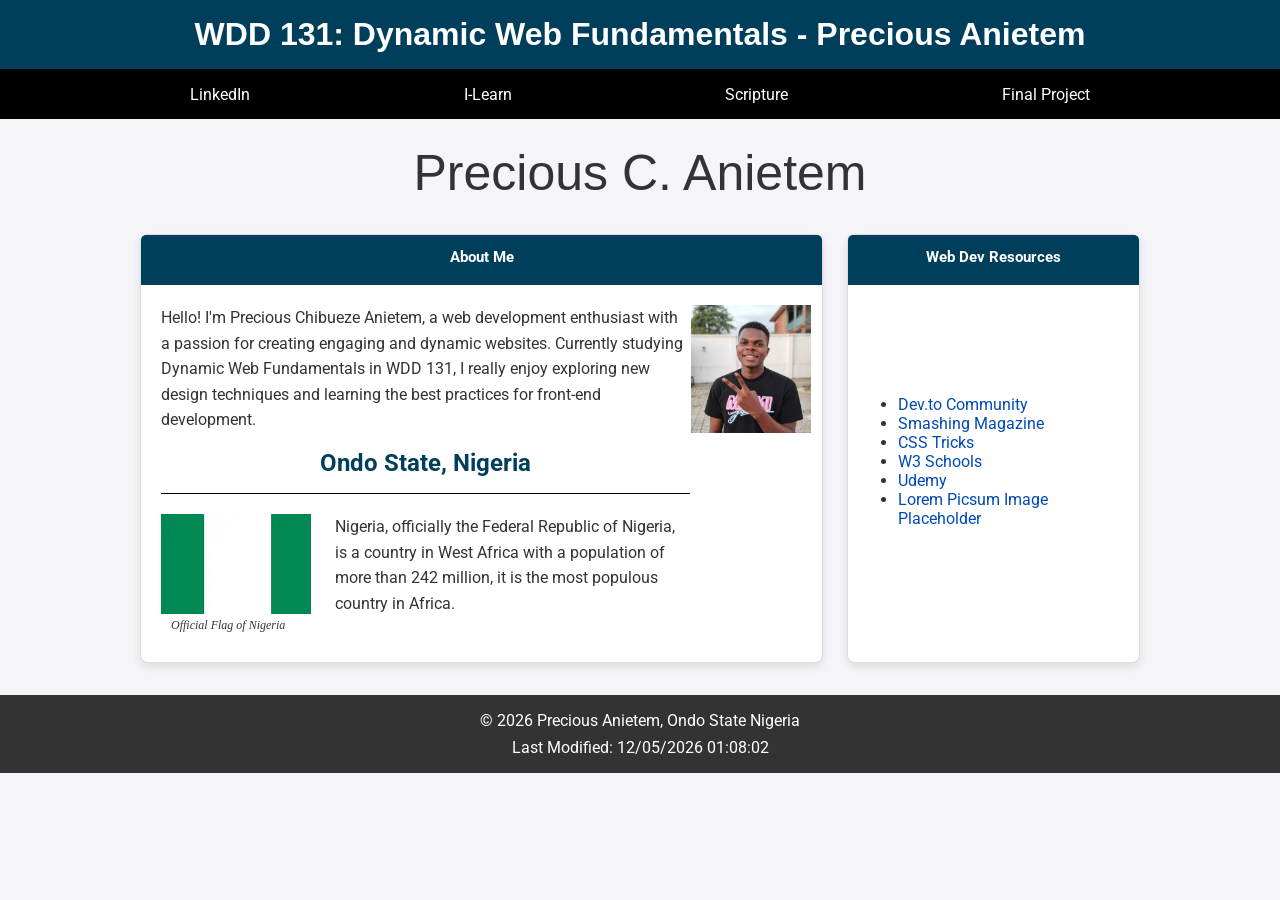
<file: index.html>
<!DOCTYPE html>
<html lang="en">

<head>
    <meta charset="UTF-8">
    <meta name="viewport" content="width=device-width, initial-scale=1.0">
    <title>WDD 131 - Dynamic Web Fundamentals - Precious Anietem</title>
    <meta name="description" content="WDD 131 - Dynamic Web Fundamentals, Precious Anietem, Web Fundamentals">
    <meta name="author" content="Precious Anietem">
    <link rel="preconnect" href="https://fonts.googleapis.com">
    <link rel="preconnect" href="https://fonts.gstatic.com" crossorigin>
    <link href="https://fonts.googleapis.com/css2?family=Roboto:wght@400;700&display=swap" rel="stylesheet">
    <link rel="stylesheet" href="styles/base.css">
    <link href="https://fonts.googleapis.com/css2?family=Roboto:wght@400;700&display=swap" rel="stylesheet">
    <script src="scripts/getdates.js" defer></script>
    <!-- Google Fonts example -->
</head>

<body>
    <header>
        <h1>
            <span id="course-title">WDD 131: Dynamic Web Fundamentals</span> - Precious Anietem
        </h1>
        <nav>
            <ul>
                <li><a href="https://www.linkedin.com/">LinkedIn</a></li>
                <li><a href="https://byui.instructure.com/">I-Learn</a></li>
                <li><a
                        href="https://www.churchofjesuschrist.org/study/scriptures/bofm/1-ne/3?lang=eng&id=p7#p7">Scripture</a>
                </li>
                <li><a href="#">Final Project</a></li>
            </ul>
        </nav>
    </header>
    <main>
        <div class="name">
            <p>Precious C. Anietem</p>
        </div>
        <div class="main">
            <section class="card">
                <div class="about">
                    <p>About Me</p>
                </div>
                <div class="box">
                    <div class="text">
                        <p>Hello! I'm Precious Chibueze Anietem, a web development enthusiast with a passion for
                            creating
                            engaging
                            and dynamic
                            websites. Currently studying Dynamic Web Fundamentals in WDD 131, I really enjoy exploring
                            new
                            design
                            techniques and learning the best practices for front-end development.</p>
                        <h2>Ondo State, Nigeria</h2>
                        <div class="city">
                            <figure class="img2">
                                <img src="images/nigeria-flag.webp" alt="Official Flag of Nigeria" width="150">
                                <figcaption>Official Flag of Nigeria</figcaption>
                            </figure>
                            <div class="cityp">
                                <p>Nigeria, officially the Federal Republic of Nigeria, is a country in West Africa with
                                    a
                                    population of more than 242 million, it is
                                    the
                                    most
                                    populous
                                    country in Africa.
                                </p>
                            </div>

                        </div>
                    </div>
                    <div class="img">
                        <img src="images/my-picture.jpg" alt="Photo of Precious Anietem" width="120">

                    </div>


                </div>


            </section>

            <section class="card card2">
                <div class="about">
                    <p>Web Dev Resources</p>
                </div>
                <div class="link">

                    <ul>
                        <li><a href="#">Dev.to Community</a></li>
                        <li><a href="#">Smashing Magazine</a></li>
                        <li><a href="#">CSS Tricks</a></li>
                        <li><a href="#">W3 Schools</a></li>
                        <li><a href="#">Udemy</a></li>
                        <li><a href="#">Lorem Picsum Image Placeholder</a></li>
                    </ul>

                </div>
            </section>

        </div>
    </main>

    <footer>
        <p>
            &copy; <span id="currentyear"></span> Precious Anietem, Ondo State Nigeria
        </p>
        <p id="lastModified"></p>
    </footer>
</body>

</html>
</file>
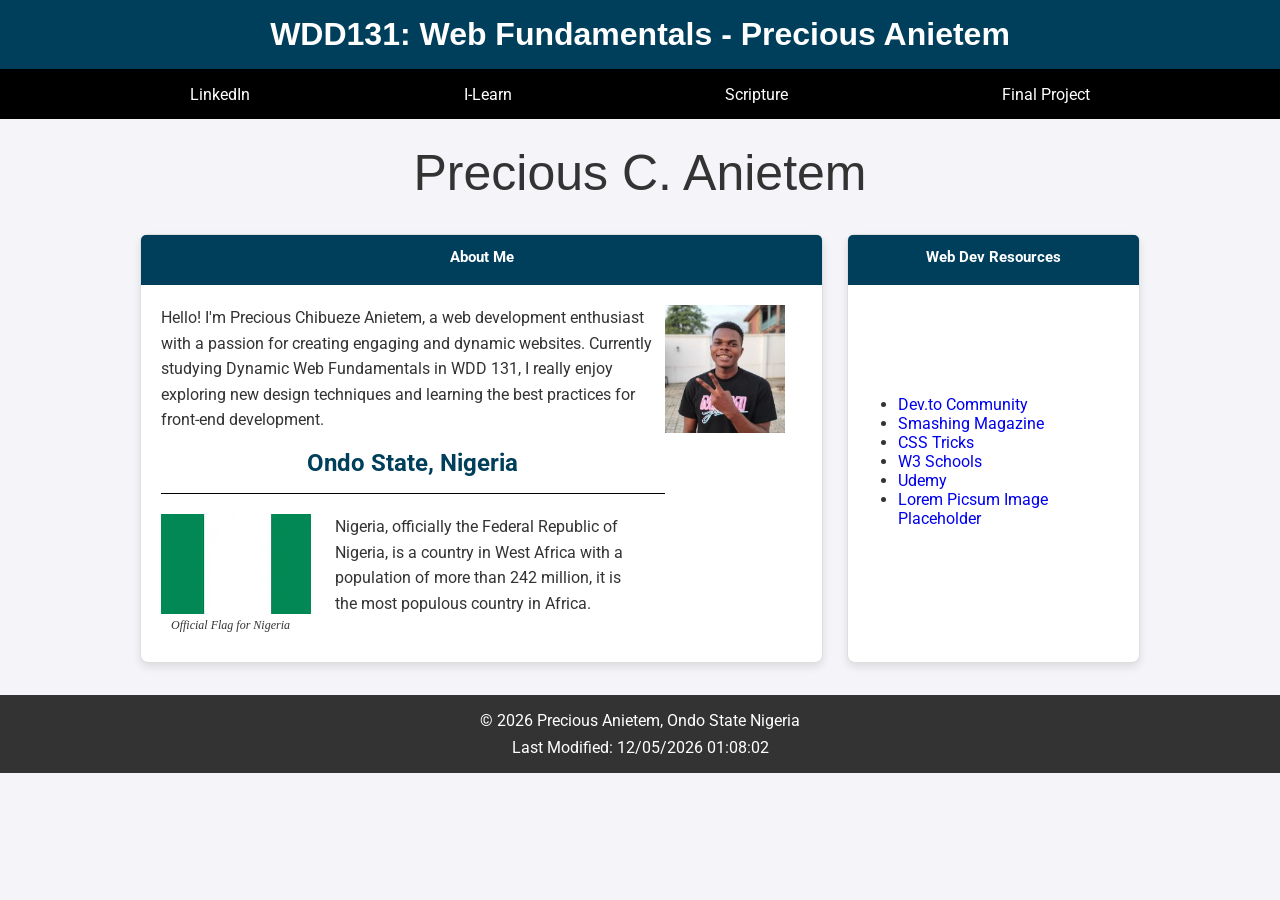
<file: week01/index.html>
<!DOCTYPE html>
<html lang="en">

<head>
    <meta charset="UTF-8">
    <meta name="viewport" content="width=device-width, initial-scale=1.0">
    <title>WDD 131 - Dynamic Web Fundamentals - Precious Anietem</title>
    <meta name="description" content="WDD 131 - Dynamic Web Fundamentals, Precious Anietem, Web Fundamentals">
    <meta name="author" content="Precious Anietem">
    <link rel="stylesheet" href="styless/base.css">
    <link href="https://fonts.googleapis.com/css2?family=Roboto:wght@400;700&display=swap" rel="stylesheet">
    <script src="scripts/getdates.js" defer></script>
    <!-- Google Fonts example -->
</head>

<body>
    <header>
        <h1>WDD131: Web Fundamentals - Precious Anietem</h1>
        <nav>
            <ul>
                <li><a href="https://www.linkedin.com/">LinkedIn</a></li>
                <li><a href="https://byui.instructure.com/">I-Learn</a></li>
                <li><a
                        href="https://www.churchofjesuschrist.org/study/scriptures/bofm/1-ne/3?lang=eng&id=p7#p7">Scripture</a>
                </li>
                <li><a href="#">Final Project</a></li>
            </ul>
        </nav>
    </header>
    <main>
        <div class="name">
            <p>Precious C. Anietem</p>
        </div>
        <div class="main">
            <section class="card">
                <div class="about">
                    <p>About Me</p>
                </div>
                <div class="box">
                    <div class="text">
                        <p>Hello! I'm Precious Chibueze Anietem, a web development enthusiast with a passion for
                            creating
                            engaging
                            and dynamic
                            websites. Currently studying Dynamic Web Fundamentals in WDD 131, I really enjoy exploring
                            new
                            design
                            techniques and learning the best practices for front-end development.</p>
                        <h2>Ondo State, Nigeria</h2>
                        <div class="city">
                            <div class="img2">
                                <img src="images/nigeria flag.webp" alt="Scenic view of Idanre Hills in Ondo State"
                                    width="150">
                                <figcaption>Official Flag for Nigeria</figcaption>
                            </div>
                            <div class="cityp">
                                <p>Nigeria, officially the Federal Republic of Nigeria, is a country in West Africa with
                                    a
                                    population of more than 242 million, it is
                                    the
                                    most
                                    populous
                                    country in Africa.
                                </p>
                            </div>

                            <p> </p>
                        </div>
                    </div>
                    <div class="img">
                        <img src="images/me.jpg" alt="Photo of Precious Anietem" width="120">

                    </div>


                </div>


            </section>

            <section class="card2">
                <div class="about">
                    <p>Web Dev Resources</p>
                </div>
                <div class="link">

                    <ul>
                        <li><a href="#">Dev.to Community</a></li>
                        <li><a href="#">Smashing Magazine</a></li>
                        <li><a href="#">CSS Tricks</a></li>
                        <li><a href="#">W3 Schools</a></li>
                        <li><a href="#">Udemy</a></li>
                        <li><a href="#">Lorem Picsum Image Placeholder</a></li>
                    </ul>

                </div>
            </section>

        </div>
    </main>

    <footer>
        <p>
            &copy; <span id="currentyear"></span> Precious Anietem, Ondo State Nigeria
        </p>
        <p id="lastModified"></p>
    </footer>
    <script src="scripts/getdates.js" defer></script>
</body>

</html>
</file>
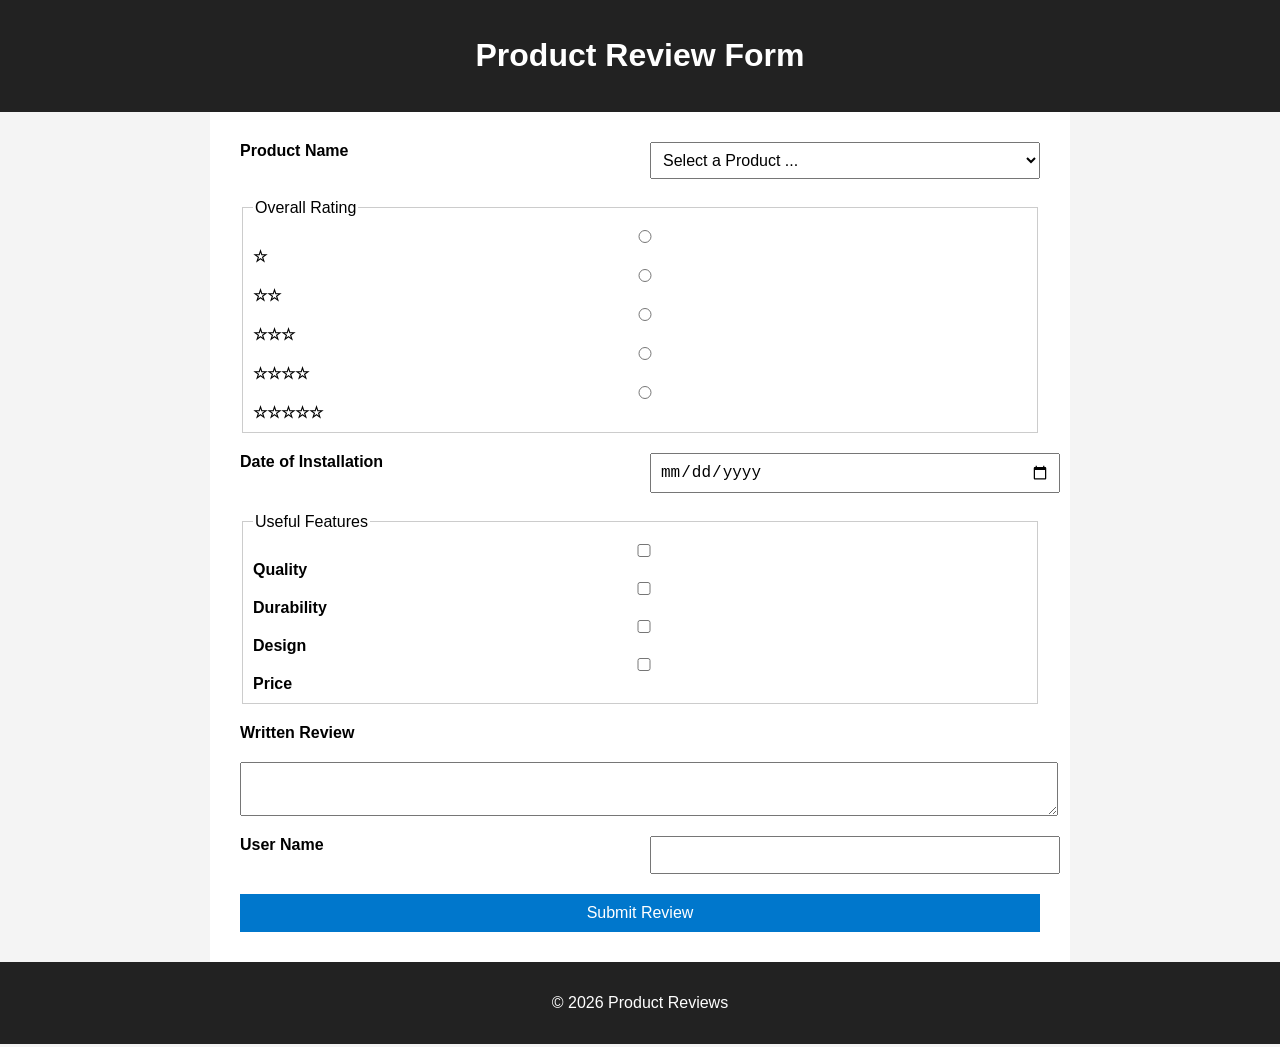
<file: form.html>
<!DOCTYPE html>
<html lang="en">

<head>
    <meta charset="UTF-8">
    <meta name="viewport" content="width=device-width, initial-scale=1.0">
    <meta name="author" content="Precious Anietem">
    <meta name="description"
        content="Submit a product review by selecting a product, rating its quality, and sharing your experience through a simple and user-friendly form.">
    <title>Product Review Form</title>
    <link rel="stylesheet" href="styles/style.css">
</head>

<body>

    <header>
        <h1>Product Review Form</h1>
    </header>

    <main>
        <form method="get" action="review.html">

            <!-- Product Name -->
            <label for="product">Product Name</label>
            <select id="product" name="product" required>
                <option value="" disabled selected>Select a Product ...</option>
            </select>

            <!-- Overall Rating -->
            <fieldset>
                <legend>Overall Rating</legend>

                <input type="radio" id="rate1" name="rating" value="1" required>
                <label for="rate1">☆</label>

                <input type="radio" id="rate2" name="rating" value="2" required>
                <label for="rate2">☆☆</label>

                <input type="radio" id="rate3" name="rating" value="3" required>
                <label for="rate3">☆☆☆</label>

                <input type="radio" id="rate4" name="rating" value="4" required>
                <label for="rate4">☆☆☆☆</label>

                <input type="radio" id="rate5" name="rating" value="5" required>
                <label for="rate5">☆☆☆☆☆</label>

            </fieldset>

            <!-- Date -->
            <label for="date">Date of Installation</label>
            <input type="date" id="date" name="date" required>

            <!-- Features -->
            <fieldset>
                <legend>Useful Features</legend>

                <input type="checkbox" id="feature1" name="features" value="quality">
                <label for="feature1">Quality</label>

                <input type="checkbox" id="feature2" name="features" value="durability">
                <label for="feature2">Durability</label>

                <input type="checkbox" id="feature3" name="features" value="design">
                <label for="feature3">Design</label>

                <input type="checkbox" id="feature4" name="features" value="price">
                <label for="feature4">Price</label>

            </fieldset>
            <!-- Review -->
            <label for="review">Written Review</label>
            <textarea id="review" name="review"></textarea>

            <!-- Username -->
            <label for="username">User Name</label>
            <input type="text" id="username" name="username">

            <!-- Submit -->
            <input type="submit" value="Submit Review">

        </form>
    </main>

    <footer>
        <p>&copy; 2026 Product Reviews</p>
    </footer>

    <script src="scripts/script.js"></script>
</body>

</html>
</file>
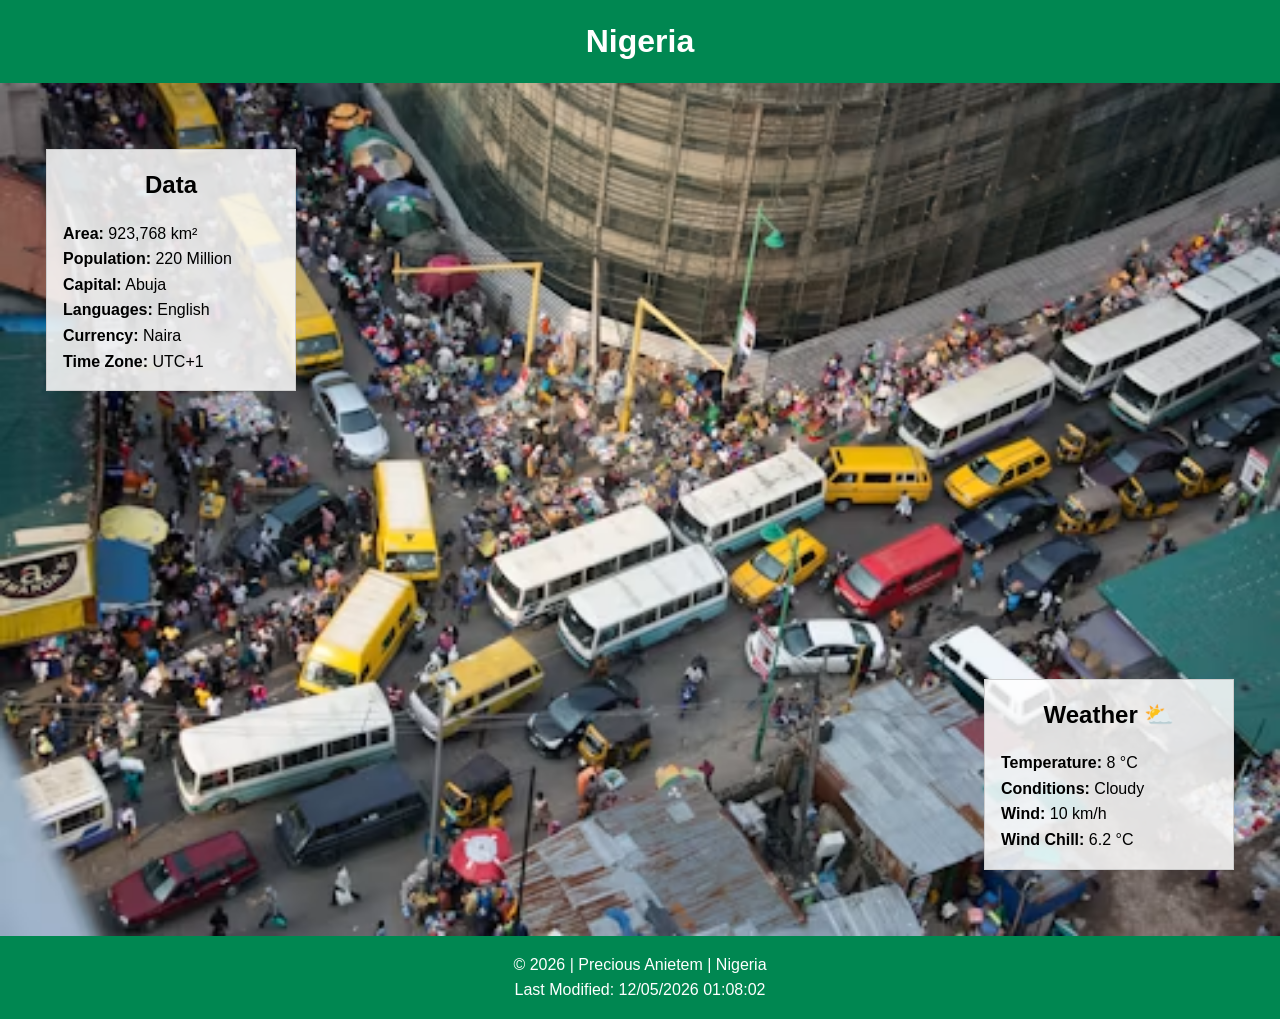
<file: place.html>
<!DOCTYPE html>
<html lang="en">

<head>
    <meta charset="UTF-8">
    <meta name="description"
        content="Explore Nigeria, a travel destination featuring rich culture, history, landmarks, tourism highlights, and essential visitor information for travelers. online!">
    <meta name="viewport" content="width=device-width, initial-scale=1.0">
    <meta name="author" content="Precious Anietem">
    <title>Nigeria | Place Page</title>

    <link rel="stylesheet" href="styles/place.css">
    <link rel="stylesheet" href="styles/place-large.css">

    <script src="scripts/place.js" defer></script>
</head>

<body>

    <header>
        <h1>Nigeria</h1>
    </header>

    <main>

        <picture>
            <source media="(min-width: 768px)" srcset="images/hero-large.webp">

            <img src="images/hero-small.webp" alt="Beautiful view of Nigeria" class="hero-image">
        </picture>

        <section class="data">
            <h2>Data</h2>

            <p><strong>Area:</strong> 923,768 km²</p>
            <p><strong>Population:</strong> 220 Million</p>
            <p><strong>Capital:</strong> Abuja</p>
            <p><strong>Languages:</strong> English</p>
            <p><strong>Currency:</strong> Naira</p>
            <p><strong>Time Zone:</strong> UTC+1</p>
        </section>

        <section class="weather">
            <h2>Weather</h2>

            <img src="images/weather.svg" alt="Weather icon" class="weather-icon">

            <p><strong>Temperature:</strong> <span id="temp">8</span> °C</p>

            <p><strong>Conditions:</strong> Cloudy</p>

            <p><strong>Wind:</strong> <span id="wind">10</span> km/h</p>

            <p><strong>Wind Chill:</strong>
                <span id="windchill"></span>
            </p>
        </section>

    </main>

    <footer>
        <p>
            © <span id="year"></span> |
            Precious Anietem |
            Nigeria
        </p>

        <p id="lastModified"></p>
    </footer>

</body>

</html>
</file>
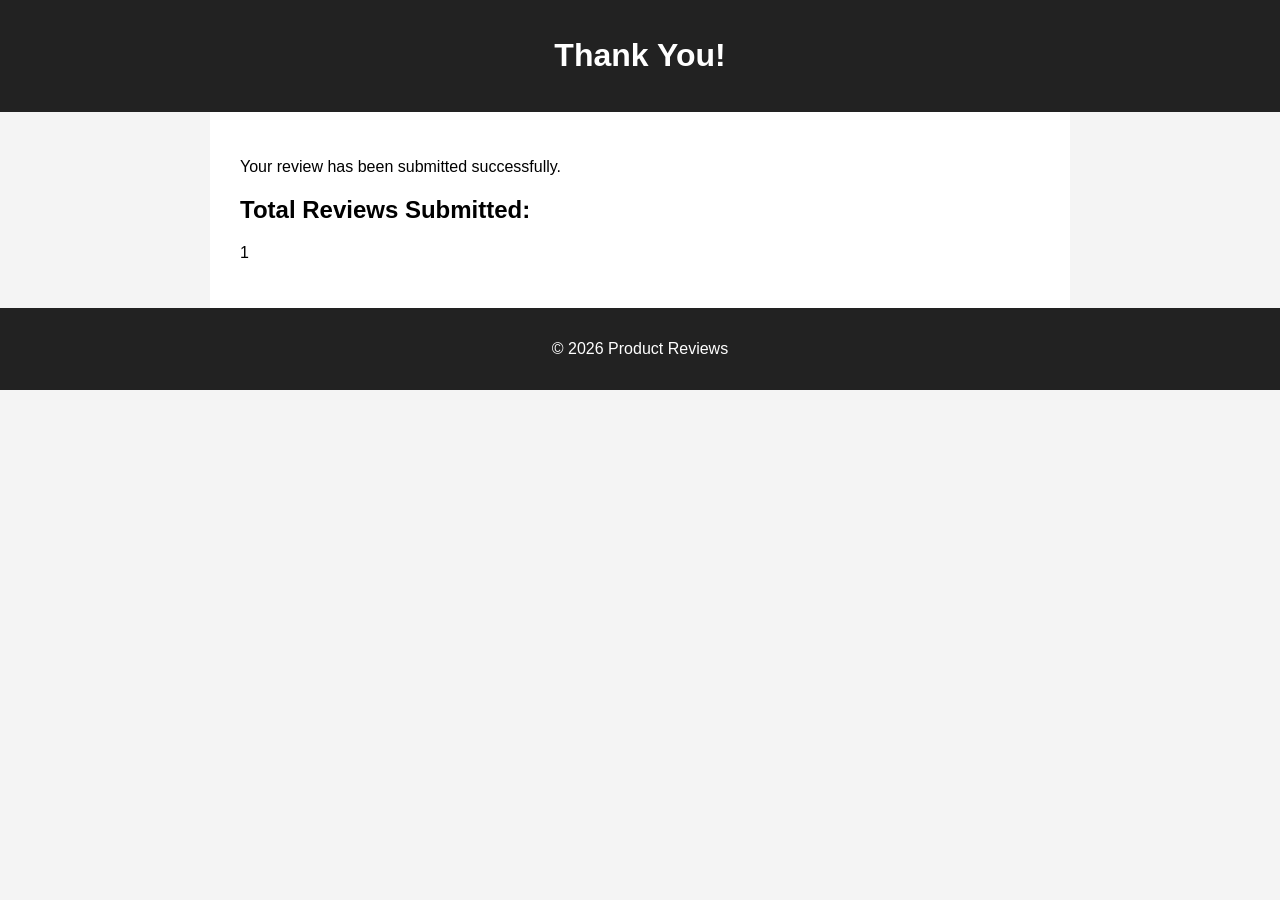
<file: review.html>
<!DOCTYPE html>
<html lang="en">

<head>
    <meta charset="UTF-8">
    <meta name="viewport" content="width=device-width, initial-scale=1.0">
    <title>Review Submitted</title>
    <link rel="stylesheet" href="styles/style.css">
</head>

<body>

    <header>
        <h1>Thank You!</h1>
    </header>

    <main>
        <p>Your review has been submitted successfully.</p>

        <h2>Total Reviews Submitted:</h2>
        <p id="counter">0</p>

    </main>

    <footer>
        <p>&copy; 2026 Product Reviews</p>
    </footer>

    <script>
        // localStorage counter
        let count = localStorage.getItem("reviewCount");

        if (!count) {
            count = 0;
        }

        count = Number(count) + 1;
        localStorage.setItem("reviewCount", count);

        document.getElementById("counter").textContent = count;
    </script>

</body>

</html>
</file>
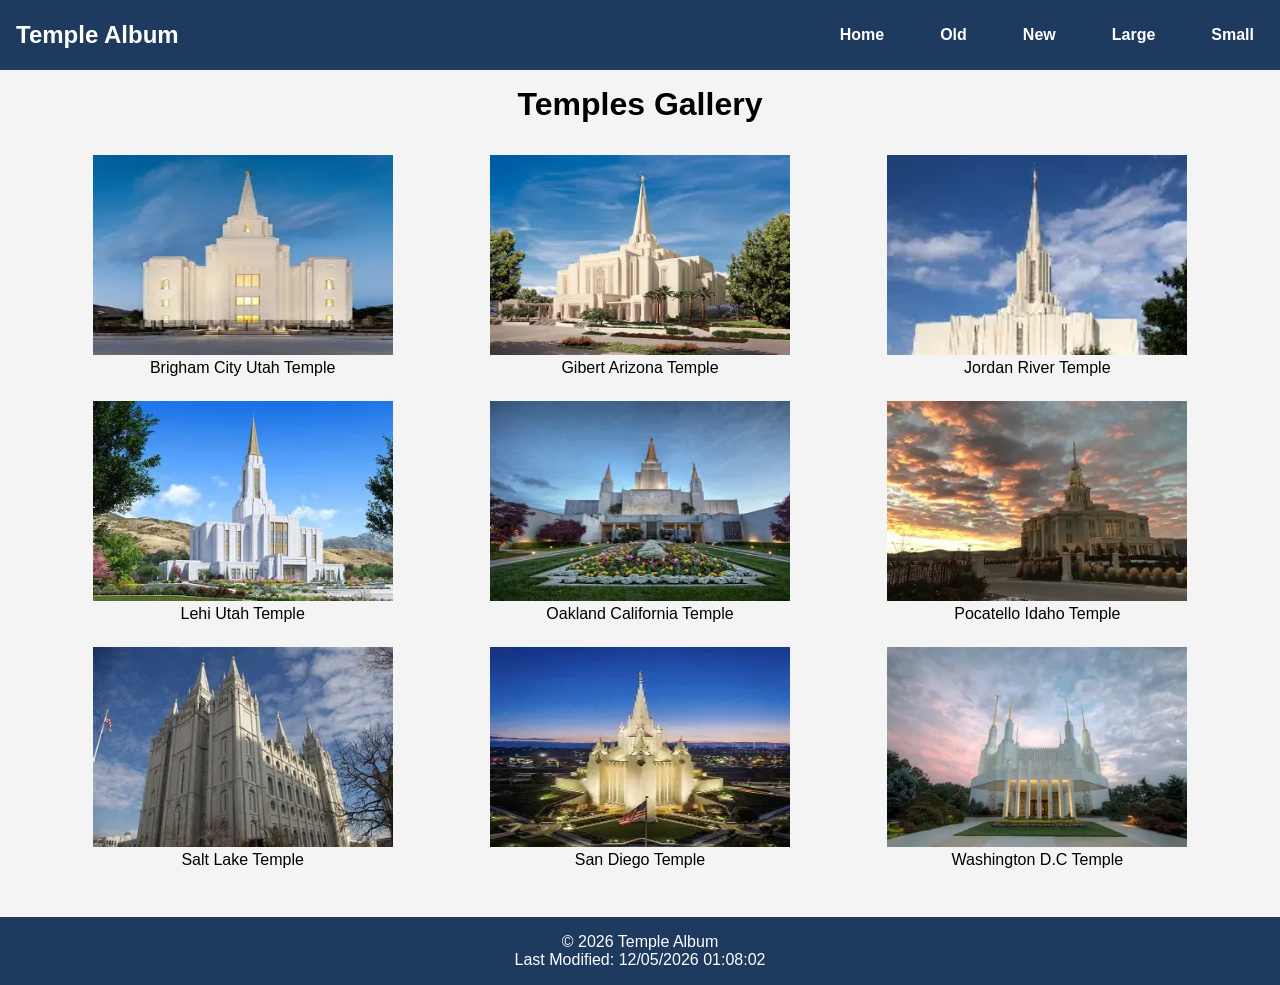
<file: temples.html>
<!DOCTYPE html>
<html lang="en">

<head>
    <meta charset="UTF-8">
    <meta name="viewport" content="width=device-width, initial-scale=1.0">
    <title>Temple Album</title>
    <meta name="description" content="WDD 131 - Dynamic Web Fundamentals, Precious Anietem, Web Fundamentals">
    <meta name="author" content="Precious Anietem">
    <link rel="preconnect" href="https://fonts.googleapis.com">
    <link rel="preconnect" href="https://fonts.gstatic.com" crossorigin>
    <link href="https://fonts.googleapis.com/css2?family=Roboto:wght@400;700&display=swap" rel="stylesheet">
    <link rel="stylesheet" href="styles/temples.css">
    <link rel="stylesheet" href="styles/temples-large.css">
    <script src="scripts/temples.js" defer></script>
</head>

<body>
    <header>





        <h2 class="temp">Temple Album</h2>

        <nav id="navMenu">

            <a href="#">Home</a>
            <a href="#">Old</a>
            <a href="#">New</a>
            <a href="#">Large</a>
            <a href="#">Small</a>
        </nav>
        <button id="menuBtn" aria-label="Menu">☰</button>
    </header>

    <main>
        <h1>Temples Gallery</h1>

        <section class="grid">
            <figure>
                <img src="images/brigham-city-utah-temple.webp" alt="Temple 1">
                <figcaption>Brigham City Utah Temple</figcaption>
            </figure>

            <figure>
                <img src="images/gilbert-arizona-temple.webp" alt="Temple 2">
                <figcaption>Gibert Arizona Temple</figcaption>
            </figure>

            <figure>
                <img src="images/jordan-river-utah-temple.webp" alt="Temple 3">
                <figcaption>Jordan River Temple</figcaption>
            </figure>

            <figure>
                <img src="images/lehi-utah-temple.webp" alt="Temple 4">
                <figcaption>Lehi Utah Temple</figcaption>
            </figure>

            <figure>
                <img src="images/oakland-california-temple.webp" alt="Temple 5">
                <figcaption>Oakland California Temple</figcaption>
            </figure>

            <figure>
                <img src="images/pocatello-idaho-temple.webp" alt="Temple 6">
                <figcaption>Pocatello Idaho Temple</figcaption>
            </figure>

            <figure>
                <img src="images/salt-lake-temple.webp" alt="Temple 7">
                <figcaption>Salt Lake Temple</figcaption>
            </figure>

            <figure>
                <img src="images/san-diego-temple.webp" alt="Temple 8">
                <figcaption>San Diego Temple</figcaption>
            </figure>

            <figure>
                <img src="images/washington-temple.webp" alt="Temple 9">
                <figcaption>Washington D.C Temple</figcaption>
            </figure>
        </section>
    </main>

    <footer>
        <p>&copy; <span id="year"></span> Temple Album</p>
        <p>Last Modified: <span id="lastModified"></span></p>
    </footer>
</body>

</html>
</file>
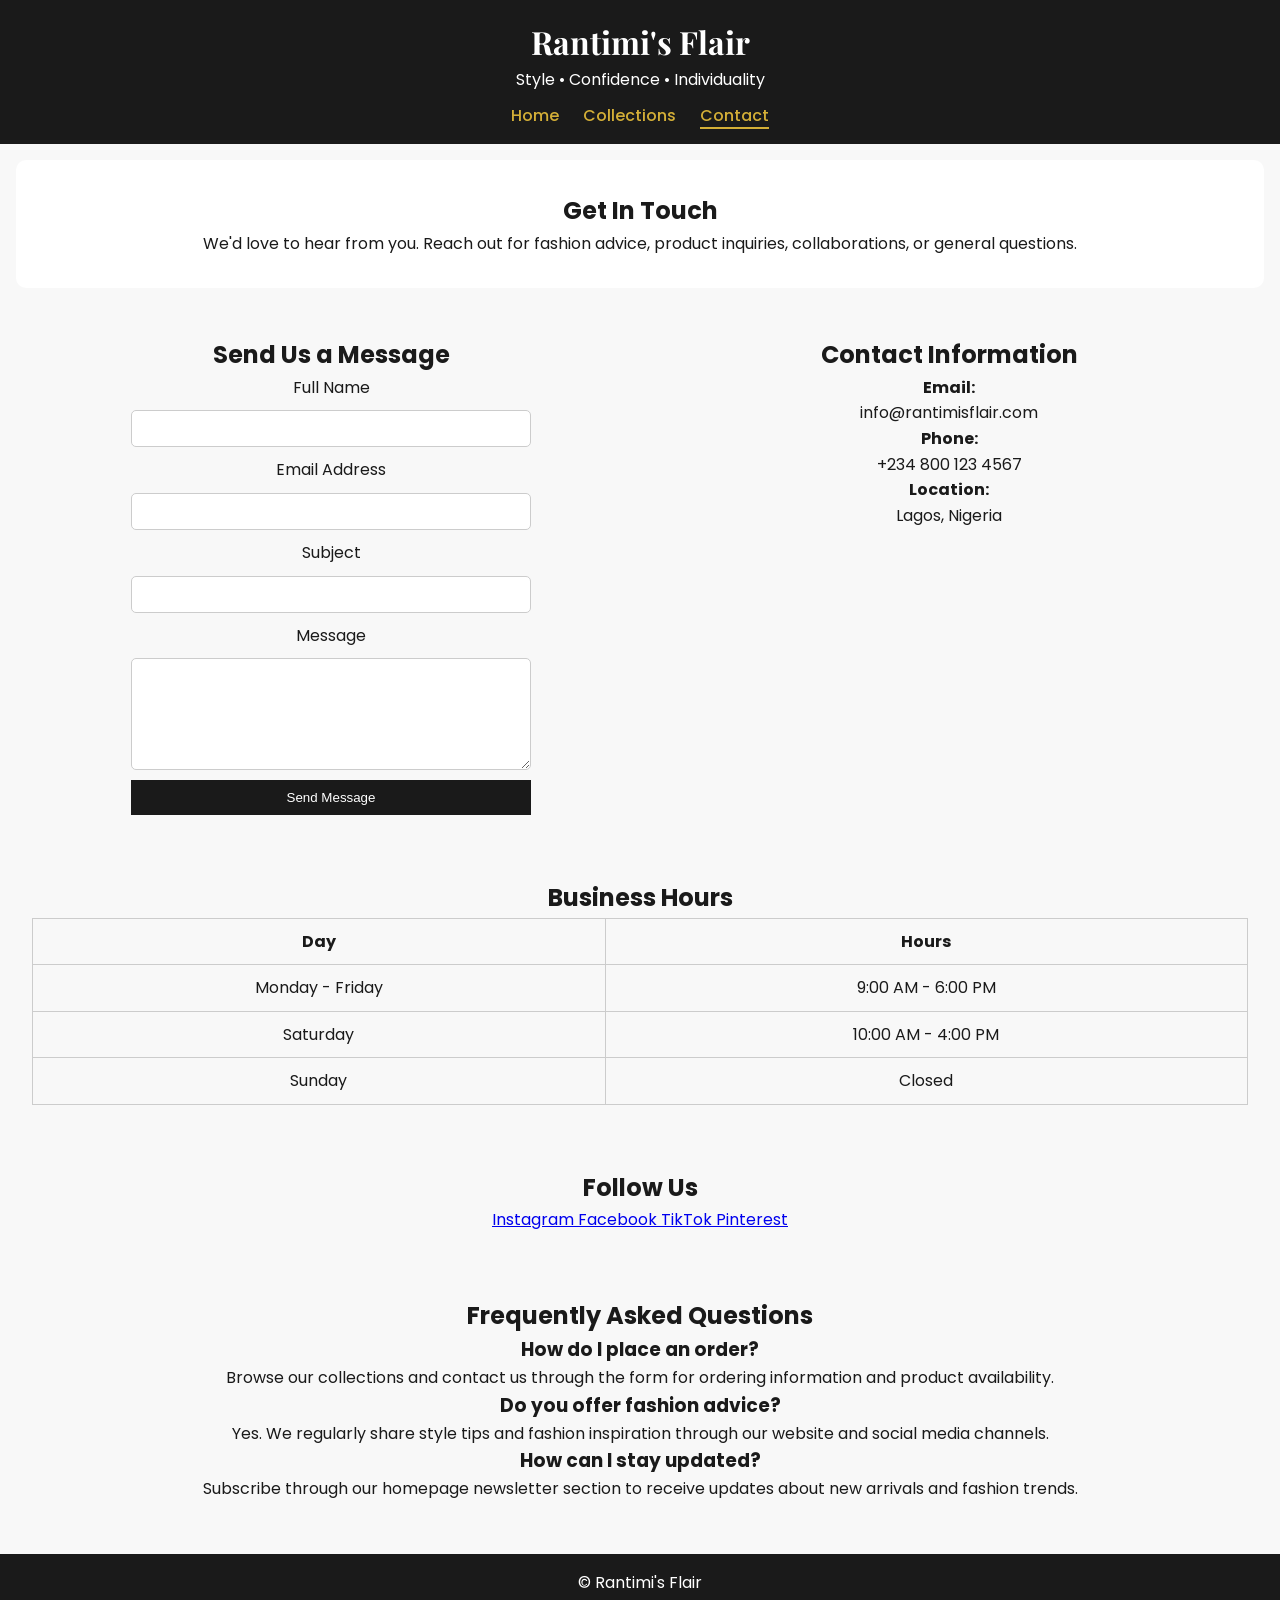
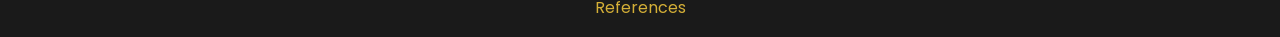
<file: project/contact.html>
<!DOCTYPE html>
<html lang="en">

<head>
    <meta charset="UTF-8">
    <meta name="description"
        content="Contact Rantimi's Flair for inquiries, orders, collaborations, and fashion advice.">
    <meta name="viewport" content="width=device-width, initial-scale=1.0">
    <meta name="author" content="Precious Anietem">

    <title>Rantimi's Flair | Contact</title>

    <link rel="stylesheet" href="styles/styles.css">

    <link rel="preconnect" href="https://fonts.googleapis.com">
    <link rel="preconnect" href="https://fonts.gstatic.com" crossorigin>

    <link
        href="https://fonts.googleapis.com/css2?family=Playfair+Display:wght@600;700&family=Poppins:wght@300;400;500;600&display=swap"
        rel="stylesheet">

    <script defer src="scripts/main.js"></script>
</head>

<body>

    <header>

        <div class="logo">
            <h1>Rantimi's Flair</h1>
            <p>Style • Confidence • Individuality</p>
        </div>

        <button id="menu-btn" aria-label="Toggle Navigation">
            ☰
        </button>

        <nav id="navigation">
            <a href="index.html">Home</a>
            <a href="collections.html">Collections</a>
            <a href="contact.html" class="active">Contact</a>
        </nav>

    </header>

    <main>

        <!-- CONTACT HERO -->
        <section class="page-banner">

            <h2>Get In Touch</h2>

            <p>
                We'd love to hear from you. Reach out for fashion advice,
                product inquiries, collaborations, or general questions.
            </p>

        </section>

        <!-- CONTACT SECTION -->
        <section class="contact-container">

            <!-- CONTACT FORM -->

            <div class="contact-form-section">

                <h2>Send Us a Message</h2>

                <form id="contactForm">

                    <label for="fullName">
                        Full Name
                    </label>

                    <input type="text" id="fullName" name="fullName" required>

                    <label for="email">
                        Email Address
                    </label>

                    <input type="email" id="email" name="email" required>

                    <label for="subject">
                        Subject
                    </label>

                    <input type="text" id="subject" name="subject" required>

                    <label for="message">
                        Message
                    </label>

                    <textarea id="message" name="message" rows="6" required></textarea>

                    <button type="submit">
                        Send Message
                    </button>

                </form>

                <p id="formMessage"></p>

            </div>

            <!-- CONTACT INFO -->

            <div class="contact-info">

                <h2>Contact Information</h2>

                <p>
                    <strong>Email:</strong><br>
                    info@rantimisflair.com
                </p>

                <p>
                    <strong>Phone:</strong><br>
                    +234 800 123 4567
                </p>

                <p>
                    <strong>Location:</strong><br>
                    Lagos, Nigeria
                </p>

            </div>

        </section>

        <!-- BUSINESS HOURS -->

        <section class="business-hours">

            <h2>Business Hours</h2>

            <table>

                <tr>
                    <th>Day</th>
                    <th>Hours</th>
                </tr>

                <tr>
                    <td>Monday - Friday</td>
                    <td>9:00 AM - 6:00 PM</td>
                </tr>

                <tr>
                    <td>Saturday</td>
                    <td>10:00 AM - 4:00 PM</td>
                </tr>

                <tr>
                    <td>Sunday</td>
                    <td>Closed</td>
                </tr>

            </table>

        </section>

        <!-- SOCIAL MEDIA -->

        <section class="social-media">

            <h2>Follow Us</h2>

            <div class="social-links">

                <a href="#" aria-label="Instagram">
                    Instagram
                </a>

                <a href="#" aria-label="Facebook">
                    Facebook
                </a>

                <a href="#" aria-label="TikTok">
                    TikTok
                </a>

                <a href="#" aria-label="Pinterest">
                    Pinterest
                </a>

            </div>

        </section>

        <!-- FAQ SECTION -->

        <section class="faq">

            <h2>Frequently Asked Questions</h2>

            <div class="faq-item">

                <h3>
                    How do I place an order?
                </h3>

                <p>
                    Browse our collections and contact us through the form
                    for ordering information and product availability.
                </p>

            </div>

            <div class="faq-item">

                <h3>
                    Do you offer fashion advice?
                </h3>

                <p>
                    Yes. We regularly share style tips and fashion inspiration
                    through our website and social media channels.
                </p>

            </div>

            <div class="faq-item">

                <h3>
                    How can I stay updated?
                </h3>

                <p>
                    Subscribe through our homepage newsletter section to receive
                    updates about new arrivals and fashion trends.
                </p>

            </div>

        </section>

    </main>

    <footer>

        <p>
            &copy; <span id="currentYear"></span>
            Rantimi's Flair
        </p>

        <a href="references.html">
            References
        </a>

    </footer>

</body>

</html>
</file>
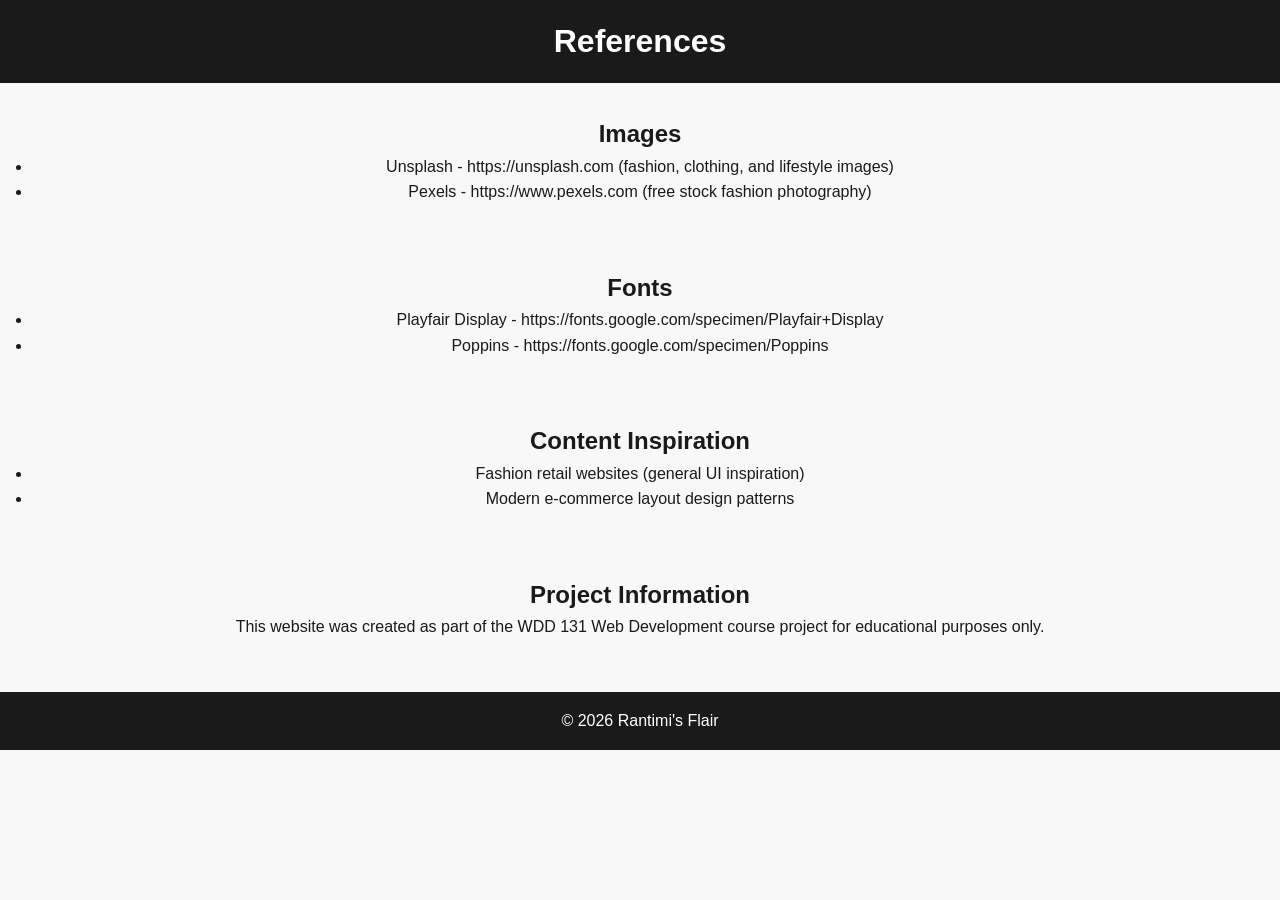
<file: project/references.html>
<!DOCTYPE html>
<html lang="en">

<head>
    <meta charset="UTF-8">
    <meta name="description" content="References page for Rantimi's Flair website project sources.">
    <meta name="viewport" content="width=device-width, initial-scale=1.0">
    <meta name="author" content="Precious Anietem">

    <title>References | Rantimi's Flair</title>

    <link rel="stylesheet" href="styles/styles.css">
</head>

<body>

    <header>
        <h1>References</h1>
    </header>

    <main>

        <section>

            <h2>Images</h2>

            <ul>
                <li>Unsplash - https://unsplash.com (fashion, clothing, and lifestyle images)</li>
                <li>Pexels - https://www.pexels.com (free stock fashion photography)</li>
            </ul>

        </section>

        <section>

            <h2>Fonts</h2>

            <ul>
                <li>Playfair Display - https://fonts.google.com/specimen/Playfair+Display</li>
                <li>Poppins - https://fonts.google.com/specimen/Poppins</li>
            </ul>

        </section>

        <section>

            <h2>Content Inspiration</h2>

            <ul>
                <li>Fashion retail websites (general UI inspiration)</li>
                <li>Modern e-commerce layout design patterns</li>
            </ul>

        </section>

        <section>

            <h2>Project Information</h2>

            <p>
                This website was created as part of the WDD 131 Web Development course
                project for educational purposes only.
            </p>

        </section>

    </main>

    <footer>

        <p>
            &copy; <span id="currentYear"></span> Rantimi's Flair
        </p>

    </footer>

    <script>
        document.getElementById("currentYear").textContent = new Date().getFullYear();
    </script>

</body>

</html>
</file>
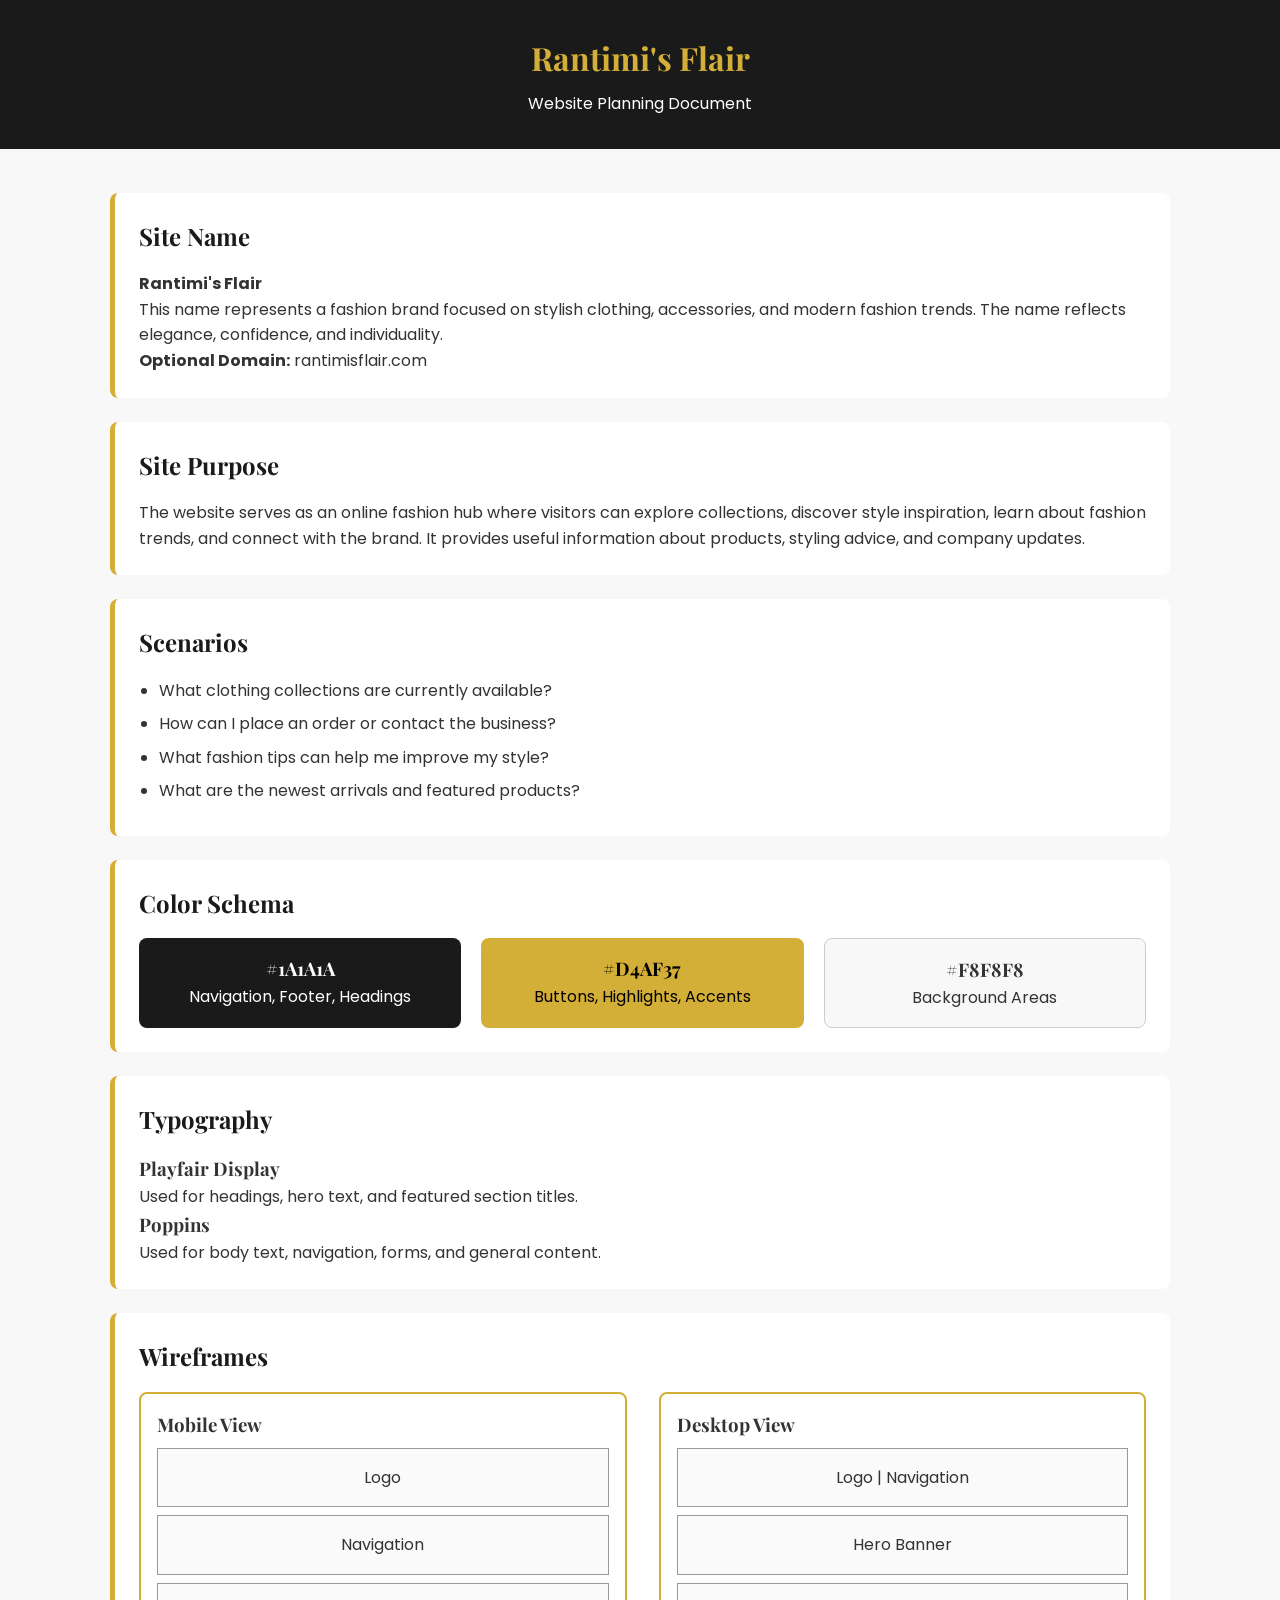
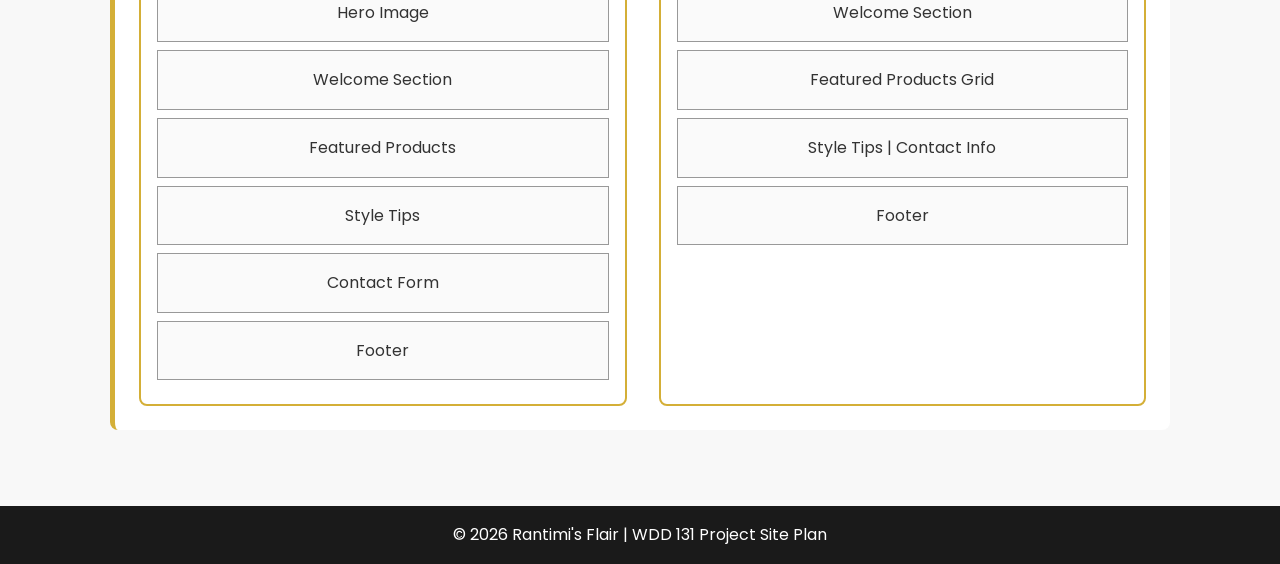
<file: project/siteplan.html>
<!DOCTYPE html>
<html lang="en">

<head>
    <meta charset="UTF-8">
    <meta name="description" content="Website planning document for Rantimi's Flair fashion website project.">
    <meta name="viewport" content="width=device-width, initial-scale=1.0">
    <meta name="author" content="Precious Anietem">
    <title>Rantimi's Flair Site Plan</title>

    <link rel="stylesheet" href="styles/siteplan.css">

    <link rel="preconnect" href="https://fonts.googleapis.com">
    <link rel="preconnect" href="https://fonts.gstatic.com" crossorigin>
    <link
        href="https://fonts.googleapis.com/css2?family=Playfair+Display:wght@600;700&family=Poppins:wght@300;400;500;600&display=swap"
        rel="stylesheet">
</head>

<body>
    <header>
        <div class="logo">
            <h1>Rantimi's Flair</h1>
        </div>
        <p>Website Planning Document</p>
    </header>

    <main>

        <section>
            <h2>Site Name</h2>

            <p>
                <strong>Rantimi's Flair</strong>
            </p>

            <p>
                This name represents a fashion brand focused on stylish clothing,
                accessories, and modern fashion trends. The name reflects
                elegance, confidence, and individuality.
            </p>

            <p>
                <strong>Optional Domain:</strong> rantimisflair.com
            </p>
        </section>

        <section>
            <h2>Site Purpose</h2>

            <p>
                The website serves as an online fashion hub where visitors can
                explore collections, discover style inspiration, learn about
                fashion trends, and connect with the brand. It provides useful
                information about products, styling advice, and company updates.
            </p>
        </section>

        <section>
            <h2>Scenarios</h2>

            <ul>
                <li>What clothing collections are currently available?</li>
                <li>How can I place an order or contact the business?</li>
                <li>What fashion tips can help me improve my style?</li>
                <li>What are the newest arrivals and featured products?</li>
            </ul>
        </section>

        <section>
            <h2>Color Schema</h2>

            <div class="color-container">
                <div class="color primary">
                    <h3>#1A1A1A</h3>
                    <p>Navigation, Footer, Headings</p>
                </div>

                <div class="color secondary">
                    <h3>#D4AF37</h3>
                    <p>Buttons, Highlights, Accents</p>
                </div>

                <div class="color neutral">
                    <h3>#F8F8F8</h3>
                    <p>Background Areas</p>
                </div>
            </div>
        </section>

        <section>
            <h2>Typography</h2>

            <h3>Playfair Display</h3>
            <p>Used for headings, hero text, and featured section titles.</p>

            <h3>Poppins</h3>
            <p>Used for body text, navigation, forms, and general content.</p>
        </section>

        <section>
            <h2>Wireframes</h2>

            <div class="wireframes">

                <div class="wireframe">
                    <h3>Mobile View</h3>

                    <div class="box">Logo</div>
                    <div class="box">Navigation</div>
                    <div class="box">Hero Image</div>
                    <div class="box">Welcome Section</div>
                    <div class="box">Featured Products</div>
                    <div class="box">Style Tips</div>
                    <div class="box">Contact Form</div>
                    <div class="box">Footer</div>
                </div>

                <div class="wireframe">
                    <h3>Desktop View</h3>

                    <div class="box">Logo | Navigation</div>
                    <div class="box">Hero Banner</div>
                    <div class="box">Welcome Section</div>
                    <div class="box">Featured Products Grid</div>
                    <div class="box">Style Tips | Contact Info</div>
                    <div class="box">Footer</div>
                </div>

            </div>
        </section>

    </main>

    <footer>
        <p>&copy; 2026 Rantimi's Flair | WDD 131 Project Site Plan</p>
    </footer>

</body>

</html>
</file>
<file: styles/base.css>
/* Reset */
* {
    margin: 0;
    padding: 0;
    box-sizing: border-box;
}

/* Google Fonts */
body {
    font-family: 'Roboto', sans-serif;
    /* Primary font, replace with your choice */
    color: #333;
    /* Base text color */
    background-color: #f4f4f9;
    /* Background color */
    display: flex;
    flex-direction: column;
    align-items: center;
    min-height: 100vh;
}

header {
    width: 100%;
}

/* Header Styling */
header h1 {
    width: 100%;
    font-family: 'Segoe UI', Tahoma, Geneva, Verdana, sans-serif;
    background-color: #003f5c;
    /* Header background color */
    color: #fff;
    padding: 1rem;
    text-align: center;
}

header nav {
    width: 100%;
    height: 50px;
    background-color: #000000;
    /* Header background color */
    color: #fff;
    padding: 1rem;
    text-align: left;
    justify-content: space-around;
}

/* Navigation Styling */
nav ul {
    list-style-type: none;
    display: flex;
    justify-content: space-evenly;
    gap: 1.5rem;
}

nav a {
    color: #fff;
    text-decoration: none;
    padding: 0.5rem 1rem;
    transition: background-color 0.3s ease;
}

nav a:hover {
    background-color: #ffa600;
    /* Hover effect color */
    border-radius: 4px;
}

/* Main Content Styling */
.main {
    /* width: 90%; */
    max-width: 1000px;
    /* height: 90vh; */
    margin: 2rem auto;
    display: flex;
    grid-template-columns: 1fr;
    /* Single column layout on smaller screens */
    gap: 1.5rem;
}

.card {
    width: 70%;
    background-color: #fff;
    border: 1px solid #ddd;
    border-radius: 8px;
    /* display: flex; */
    padding-bottom: 1.5rem;
    box-shadow: 0 4px 8px rgba(0, 0, 0, 0.1);

}

.card h2 {
    color: #003f5c;
    margin-bottom: 1rem;
}

.card p {
    margin-bottom: 1rem;
    line-height: 1.6;
}

.card a {
    color: #004ab8;
    /* Link color */
    text-decoration: none;
}

.card a:hover {
    text-decoration: underline;
}

.card2 {
    width: 30%;
    background-color: #fff;
    border: 1px solid #ddd;
    border-radius: 8px;
    /* padding: 1.5rem; */
    padding-bottom: 1.5rem;

    box-shadow: 0 4px 8px rgba(0, 0, 0, 0.1);
}

.card2 h2 {
    color: #003f5c;
    margin-bottom: 1rem;
}

.card2 p {
    margin-bottom: 1rem;
    line-height: 1.6;
}

.card2 a {
    /* color: #ffa600; */
    /* Link color */
    text-decoration: none;
}

.card2 a:hover {
    text-decoration: underline;
}

.city {
    display: flex;
    gap: 1.5rem;
    justify-content: space-evenly;
    border-top: 1px solid black;
    padding-top: 20px;
}

.text h2 {
    text-align: center;
    /* border-bottom: 5px black; */
}

.about {
    width: 100%;
    height: 50px;
    text-align: center;
    color: white;
    background-color: #003f5c;
    border-top-left-radius: 5px;
    border-top-right-radius: 5px;
}

.about p {
    font-size: 15px;
    padding-top: 10px;
    font-weight: bold;
}

/* Footer Styling */
footer {
    width: 100%;
    background-color: #333;
    color: #fff;
    padding: 0.5rem;
    text-align: center;
}

footer p {
    margin: 0.5rem 0;
}

.box {
    display: grid;
    /* justify-content: space-evenly; */
    padding-left: 20px;
    padding-top: 20px;
}

.text {
    width: 80%;
    position: relative;
}

.cityp {
    width: 80%;
}


.img2 figcaption {
    font-family: cursive;
    font-style: italic;
    padding: 0px 10px;
    font-size: 12px;
}

.img {
    width: 25%;
    position: absolute;
    right: 21%;
}

.link {
    padding: 50px;
    margin: 60px auto;
}

.name {
    width: 100%;
    font-size: 50px;
    text-align: center;
    padding-top: 25px;
    font-family: Arial, Helvetica, sans-serif;
}

/* Responsive Design */
@media (min-width: 600px) {
    main {
        grid-template-columns: 1fr 1fr;
        /* Two-column layout for larger screens */
    }
}
</file>
<file: week01/styless/base.css>
/* Reset */
* {
    margin: 0;
    padding: 0;
    box-sizing: border-box;
}

/* Google Fonts */
body {
    font-family: 'Roboto', sans-serif;
    /* Primary font, replace with your choice */
    color: #333;
    /* Base text color */
    background-color: #f4f4f9;
    /* Background color */
    display: flex;
    flex-direction: column;
    align-items: center;
    min-height: 100vh;
}

header {
    width: 100%;
}

/* Header Styling */
header h1 {
    width: 100%;
    font-family: 'Segoe UI', Tahoma, Geneva, Verdana, sans-serif;
    background-color: #003f5c;
    /* Header background color */
    color: #fff;
    padding: 1rem;
    text-align: center;
}

header nav {
    width: 100%;
    height: 50px;
    background-color: #000000;
    /* Header background color */
    color: #fff;
    padding: 1rem;
    text-align: left;
    justify-content: space-around;
}

/* Navigation Styling */
nav ul {
    list-style-type: none;
    display: flex;
    justify-content: space-evenly;
    gap: 1.5rem;
}

nav a {
    color: #fff;
    text-decoration: none;
    padding: 0.5rem 1rem;
    transition: background-color 0.3s ease;
}

nav a:hover {
    background-color: #ffa600;
    /* Hover effect color */
    border-radius: 4px;
}

/* Main Content Styling */
.main {
    /* width: 90%; */
    max-width: 1000px;
    /* height: 90vh; */
    margin: 2rem auto;
    display: flex;
    grid-template-columns: 1fr;
    /* Single column layout on smaller screens */
    gap: 1.5rem;
}

.card {
    width: 70%;
    background-color: #fff;
    border: 1px solid #ddd;
    border-radius: 8px;
    /* display: flex; */
    padding-bottom: 1.5rem;
    box-shadow: 0 4px 8px rgba(0, 0, 0, 0.1);

}

.card h2 {
    color: #003f5c;
    margin-bottom: 1rem;
}

.card p {
    margin-bottom: 1rem;
    line-height: 1.6;
}

.card a {
    color: #ffa600;
    /* Link color */
    text-decoration: none;
}

.card a:hover {
    text-decoration: underline;
}

.card2 {
    width: 30%;
    background-color: #fff;
    border: 1px solid #ddd;
    border-radius: 8px;
    /* padding: 1.5rem; */
    padding-bottom: 1.5rem;

    box-shadow: 0 4px 8px rgba(0, 0, 0, 0.1);
}

.card2 h2 {
    color: #003f5c;
    margin-bottom: 1rem;
}

.card2 p {
    margin-bottom: 1rem;
    line-height: 1.6;
}

.card2 a {
    /* color: #ffa600; */
    /* Link color */
    text-decoration: none;
}

.card2 a:hover {
    text-decoration: underline;
}

.city {
    display: flex;
    gap: 1.5rem;
    justify-content: space-evenly;
}

.text h2 {
    text-align: center;
    /* border-bottom: 5px black; */
}

.text img {
    /* margin-right: 200px; */
}

.about {
    width: 100%;
    height: 50px;
    text-align: center;
    color: white;
    background-color: #003f5c;
    border-top-left-radius: 5px;
    border-top-right-radius: 5px;
}

.about p {
    font-size: 15px;
    padding-top: 10px;
    font-weight: bold;
}

/* Footer Styling */
footer {
    width: 100%;
    background-color: #333;
    color: #fff;
    padding: 0.5rem;
    text-align: center;
}

footer p {
    margin: 0.5rem 0;
}

.box {
    display: flex;
    /* justify-content: space-evenly; */
    padding-left: 20px;
    padding-top: 20px;
}

.text {
    width: 80%;
}

.city {
    border-top: 1px solid black;
    padding-top: 20px;
}

.cityp {
    width: 80%;
}

.img2 {
    /* width: 15%; */
}

.img2 figcaption {
    font-family: cursive;
    font-style: italic;
    padding: 0px 10px;
    font-size: 12px;
}

.img {
    width: 25%;
}

.link {
    padding: 50px;
    margin: 60px auto;
}

.name {
    width: 100%;
    font-size: 50px;
    text-align: center;
    padding-top: 25px;
    font-family: Arial, Helvetica, sans-serif;
}

/* Responsive Design */
@media (min-width: 600px) {
    main {
        grid-template-columns: 1fr 1fr;
        /* Two-column layout for larger screens */
    }
}
</file>
<file: styles/style.css>
body {
    font-family: Arial, sans-serif;
    margin: 0;
    padding: 0;
    background: #f4f4f4;
}

header,
footer {
    background: #222;
    color: white;
    text-align: center;
    padding: 1rem;
}

main {
    max-width: 600px;
    margin: auto;
    background: white;
    padding: 20px;
}

form {
    display: flex;
    flex-direction: column;
    gap: 12px;
}

label {
    font-weight: bold;
}

input,
select,
textarea {
    padding: 8px;
    width: 100%;
}

fieldset {
    border: 1px solid #ccc;
    padding: 10px;
}

input[type="submit"] {
    background: #0077cc;
    color: white;
    border: none;
    cursor: pointer;
    padding: 10px;
}

input[type="submit"]:hover {
    background: #005fa3;
}

/* MOBILE FIRST - default styles already apply */

/* TABLET */
@media (min-width: 600px) {
    main {
        max-width: 700px;
        padding: 30px;
    }

    form {
        gap: 15px;
    }

    input,
    select,
    textarea {
        font-size: 1rem;
    }
}

/* DESKTOP */
@media (min-width: 900px) {
    main {
        max-width: 800px;
    }

    form {
        display: grid;
        grid-template-columns: 1fr 1fr;
        gap: 20px;
    }

    fieldset,
    textarea,
    input[type="submit"] {
        grid-column: span 2;
    }
}
</file>
<file: styles/place.css>
:root {
    --primary-color: #008751;
    --secondary-color: #ffffff;
    --accent-color: #006233;

    --heading-font: Arial, sans-serif;
    --body-font: Verdana, sans-serif;
}

* {
    margin: 0;
    padding: 0;
    box-sizing: border-box;
}

body {
    font-family: var(--body-font);
    line-height: 1.6;
}

header {
    background: var(--primary-color);
    color: white;
    text-align: center;
    padding: 1rem;
}

.hero-image {
    width: 100%;
    display: block;
}

.data,
.weather {
    padding: 1rem;
    margin: 1rem;
    border: 1px solid #ccc;
    background: white;
}

.data h2,
.weather h2 {
    text-align: center;
    margin-bottom: 1rem;
}

.weather-icon {
    width: 100px;
    height: auto;
    display: block;
    margin: 0 auto 1rem;
}

footer {
    text-align: center;
    background: var(--primary-color);
    color: white;
    padding: 1rem;
}
</file>
<file: styles/place-large.css>
@media screen and (min-width: 768px) {

    main {
        position: relative;
    }

    .weather-icon {
        display: none;
    }

    .weather h2::after {
        content: " ⛅";
    }

    .data {
        position: absolute;
        top: 50px;
        left: 30px;

        width: 250px;

        background: rgba(255, 255, 255, .85);
    }

    .weather {
        position: absolute;
        bottom: 50px;
        right: 30px;

        width: 250px;

        background: rgba(255, 255, 255, .85);
    }
}
</file>
<file: styles/temples.css>
* {
    margin: 0;
    padding: 0;
    box-sizing: border-box;
}

body {
    font-family: Arial, sans-serif;
    background-color: #f4f4f4;
}

/* HEADER */
header {
    background-color: #1e3a5f;
    color: white;
    padding: 1rem;
    display: flex;
    justify-content: space-between;
}

header h1 {
    font-size: 2rem;
}

/* HAMBURGER BUTTON */
#menuBtn {
    font-size: 2rem;
    background: none;
    border: none;
    color: white;
    cursor: pointer;
}

/* MOBILE NAVIGATION */
nav {
    display: none;
    flex-direction: column;
    /* margin-top: 1rem; */
}

nav.open {
    display: flex;
}

nav a {
    color: white;
    text-decoration: none;
    padding: 10px;
    text-align: center;
    font-weight: 550;
    padding-left: 10px;
    padding-right: 10px;
    margin-left: 20px;
}

nav a:hover {
    background-color: rgb(88, 0, 88);
}

/* MAIN */
main {
    max-width: 1200px;
    margin: 0 auto;
    padding: 1rem;
}

main h1 {
    text-align: center;
    margin-bottom: 2rem;
}

/* GRID LAYOUT */
.grid {
    display: grid;

    /* MOBILE = 1 COLUMN */
    grid-template-columns: 1fr;

    gap: 1.5rem;
}

figure {
    text-align: center;
}

figure img {
    width: 100%;
    height: 200px;
    max-width: 300px;
}

/* FOOTER */
footer {
    background: #1e3a5f;
    color: white;
    text-align: center;
    padding: 1rem;
    margin-top: 2rem;
}

.hide-title {
    display: none;
}
</file>
<file: styles/temples-large.css>
@media screen and (min-width: 640px) {

    .grid {

        /* TABLET = 2 COLUMNS */
        grid-template-columns: repeat(2, 1fr);

    }
}

@media screen and (min-width: 900px) {

    /* HIDE HAMBURGER */
    #menuBtn {
        display: none;
    }

    /* SHOW NAVIGATION */
    nav {
        display: flex !important;
        flex-direction: row;
        justify-content: flex-end;
        gap: 1rem;
    }

    header {
        display: flex;
        justify-content: space-between;
        align-items: center;
    }

    /* DESKTOP = 3 COLUMNS */
    .grid {
        grid-template-columns: repeat(3, 1fr);
    }
}
</file>
<file: project/styles/styles.css>
body {
    font-family: 'Poppins', sans-serif;
    margin: 0;
    background: #f8f8f8;
    color: #333;
}

/* HEADER */
header {
    background: #1A1A1A;
    color: white;
    text-align: center;
    padding: 1rem;
}

/* =======================
   GLOBAL STYLES
======================= */

* {
    margin: 0;
    padding: 0;
    box-sizing: border-box;
}

body {
    font-family: "Poppins", sans-serif;
    background-color: #F8F8F8;
    color: #1A1A1A;
    line-height: 1.6;
}

/* =======================
   HEADER
======================= */

header {
    background: #1A1A1A;
    color: white;
    padding: 1rem;
    text-align: center;
}

.logo h1 {
    font-family: "Playfair Display", serif;
}

nav {
    margin-top: 10px;
}

nav a {
    color: #D4AF37;
    text-decoration: none;
    margin: 0 10px;
    font-weight: 500;
}

nav a.active {
    border-bottom: 2px solid #D4AF37;
}

/* =======================
   HERO
======================= */

.hero {
    position: relative;
}

.hero img {
    width: 100%;
    height: 400px;
    object-fit: cover;
}

.hero-content {
    position: absolute;
    top: 50%;
    left: 50%;
    transform: translate(-50%, -50%);
    background: rgba(0, 0, 0, 0.6);
    color: white;
    padding: 1rem;
    text-align: center;
    border-radius: 10px;
}

.btn {
    display: inline-block;
    margin-top: 10px;
    background: #D4AF37;
    color: #1A1A1A;
    padding: 10px 15px;
    text-decoration: none;
    border-radius: 5px;
}

/* =======================
   SECTIONS
======================= */

section {
    padding: 2rem;
    text-align: center;
}

.welcome,
.featured-products,
.style-tips,
.contact-home,
.page-banner {
    background: white;
    margin: 1rem;
    border-radius: 10px;
    padding: 2rem;
}

/* =======================
   PRODUCT GRID
======================= */

.product-grid {
    display: grid;
    grid-template-columns: repeat(auto-fit, minmax(220px, 1fr));
    gap: 15px;
    margin-top: 20px;
}

.card {
    background: white;
    border-radius: 10px;
    overflow: hidden;
    box-shadow: 0 2px 8px rgba(0, 0, 0, 0.1);
    padding: 10px;
}

.card img {
    width: 100%;
    height: 200px;
    object-fit: cover;
}

/* =======================
   STYLE TIPS
======================= */

.tips-grid {
    display: grid;
    grid-template-columns: repeat(auto-fit, minmax(200px, 1fr));
    gap: 15px;
    margin-top: 20px;
}

.tip-card {
    background: #fff;
    padding: 1rem;
    border-left: 4px solid #D4AF37;
    border-radius: 5px;
}

/* =======================
   FORMS
======================= */

form {
    display: flex;
    flex-direction: column;
    gap: 10px;
    max-width: 400px;
    margin: auto;
}

input,
textarea {
    padding: 10px;
    border: 1px solid #ccc;
    border-radius: 5px;
}

button {
    background: #1A1A1A;
    color: white;
    padding: 10px;
    border: none;
    cursor: pointer;
}

button:hover {
    background: #D4AF37;
    color: #1A1A1A;
}

/* =======================
   CONTACT PAGE
======================= */

.contact-container {
    display: grid;
    grid-template-columns: 1fr 1fr;
    gap: 20px;
    padding: 2rem;
}

.business-hours table {
    width: 100%;
    border-collapse: collapse;
}

.business-hours th,
.business-hours td {
    border: 1px solid #ccc;
    padding: 10px;
}

/* =======================
   FOOTER
======================= */

footer {
    background: #1A1A1A;
    color: white;
    text-align: center;
    padding: 1rem;
    margin-top: 2rem;
}

footer a {
    color: #D4AF37;
    text-decoration: none;
}

/* =======================
   MEDIA QUERIES
======================= */

/* MOBILE */
@media (max-width: 768px) {

    nav {
        display: flex;
        flex-direction: column;
    }

    .hero img {
        height: 250px;
    }

    .hero-content {
        width: 90%;
        font-size: 14px;
    }

    .contact-container {
        grid-template-columns: 1fr;
    }
}

/* TABLET */
@media (min-width: 769px) and (max-width: 1024px) {

    .product-grid {
        grid-template-columns: repeat(2, 1fr);
    }

    .contact-container {
        grid-template-columns: 1fr;
    }
}

/* DESKTOP */
@media (min-width: 1025px) {

    .product-grid {
        grid-template-columns: repeat(3, 1fr);
    }

    .contact-container {
        grid-template-columns: 1fr 1fr;
    }
}

nav {
    margin-top: 10px;
}

nav a {
    color: #D4AF37;
    margin: 0 10px;
    text-decoration: none;
}

/* HERO */
.hero {
    position: relative;
}

.hero img {
    width: 100%;
    height: 400px;
    object-fit: cover;
}

.hero-text {
    position: absolute;
    top: 50%;
    left: 50%;
    transform: translate(-50%, -50%);
    background: rgba(0, 0, 0, 0.5);
    color: white;
    padding: 20px;
    border-radius: 10px;
    text-align: center;
}

/* SECTION */
.section {
    padding: 2rem;
    text-align: center;
}

/* GRID */
.grid {
    display: grid;
    grid-template-columns: repeat(auto-fit, minmax(220px, 1fr));
    gap: 15px;
}

/* CARDS */
.card {
    background: white;
    padding: 10px;
    border-radius: 10px;
    box-shadow: 0 2px 8px rgba(0, 0, 0, 0.1);
}

.card img {
    width: 100%;
    height: 200px;
    object-fit: cover;
    border-radius: 8px;
}

/* FORM */
form {
    display: flex;
    flex-direction: column;
    gap: 10px;
    max-width: 400px;
    margin: auto;
}

input,
textarea {
    padding: 10px;
}

button {
    background: #1A1A1A;
    color: white;
    padding: 10px;
    border: none;
}

/* FOOTER */
footer {
    text-align: center;
    padding: 1rem;
    background: #1A1A1A;
    color: white;
    margin-top: 20px;
}

header button {
    display: none;
}

/* RESPONSIVE */
@media (max-width: 768px) {
    .hero img {
        height: 250px;
    }

    nav {
        display: flex;
        flex-direction: column;
        gap: 8px;
    }
}
</file>
<file: project/styles/siteplan.css>
:root {
    --primary-color: #1A1A1A;
    --secondary-color: #D4AF37;
    --background-color: #F8F8F8;
    --text-color: #333333;
}

* {
    margin: 0;
    padding: 0;
    box-sizing: border-box;
}

body {
    font-family: 'Poppins', sans-serif;
    background-color: var(--background-color);
    color: var(--text-color);
    line-height: 1.6;
}

header {
    background-color: var(--primary-color);
    color: white;
    text-align: center;
    padding: 2rem;
}

.logo h1 {
    font-family: 'Playfair Display', serif;
    color: var(--secondary-color);
    margin-bottom: .5rem;
}

main {
    max-width: 1100px;
    margin: 0 auto;
    padding: 20px;
}

section {
    background-color: white;
    margin: 1.5rem 0;
    padding: 1.5rem;
    border-left: 5px solid var(--secondary-color);
    border-radius: 8px;
}

h1,
h2,
h3 {
    font-family: 'Playfair Display', serif;
}

h2 {
    margin-bottom: 1rem;
    color: var(--primary-color);
}

ul {
    padding-left: 20px;
}

li {
    margin-bottom: .5rem;
}

.color-container {
    display: flex;
    flex-wrap: wrap;
    gap: 20px;
}

.color {
    flex: 1 1 250px;
    padding: 1rem;
    border-radius: 8px;
    text-align: center;
}

.primary {
    background-color: #1A1A1A;
    color: white;
}

.secondary {
    background-color: #D4AF37;
    color: black;
}

.neutral {
    background-color: #F8F8F8;
    border: 1px solid #ccc;
}

.wireframes {
    display: grid;
    gap: 2rem;
}

.wireframe {
    border: 2px solid var(--secondary-color);
    padding: 1rem;
    border-radius: 8px;
}

.box {
    border: 1px solid #999;
    padding: 1rem;
    margin: .5rem 0;
    text-align: center;
    background-color: #fafafa;
}

footer {
    background-color: var(--primary-color);
    color: white;
    text-align: center;
    padding: 1rem;
    margin-top: 2rem;
}

@media screen and (min-width: 768px) {
    .wireframes {
        grid-template-columns: 1fr 1fr;
    }
}
</file>
